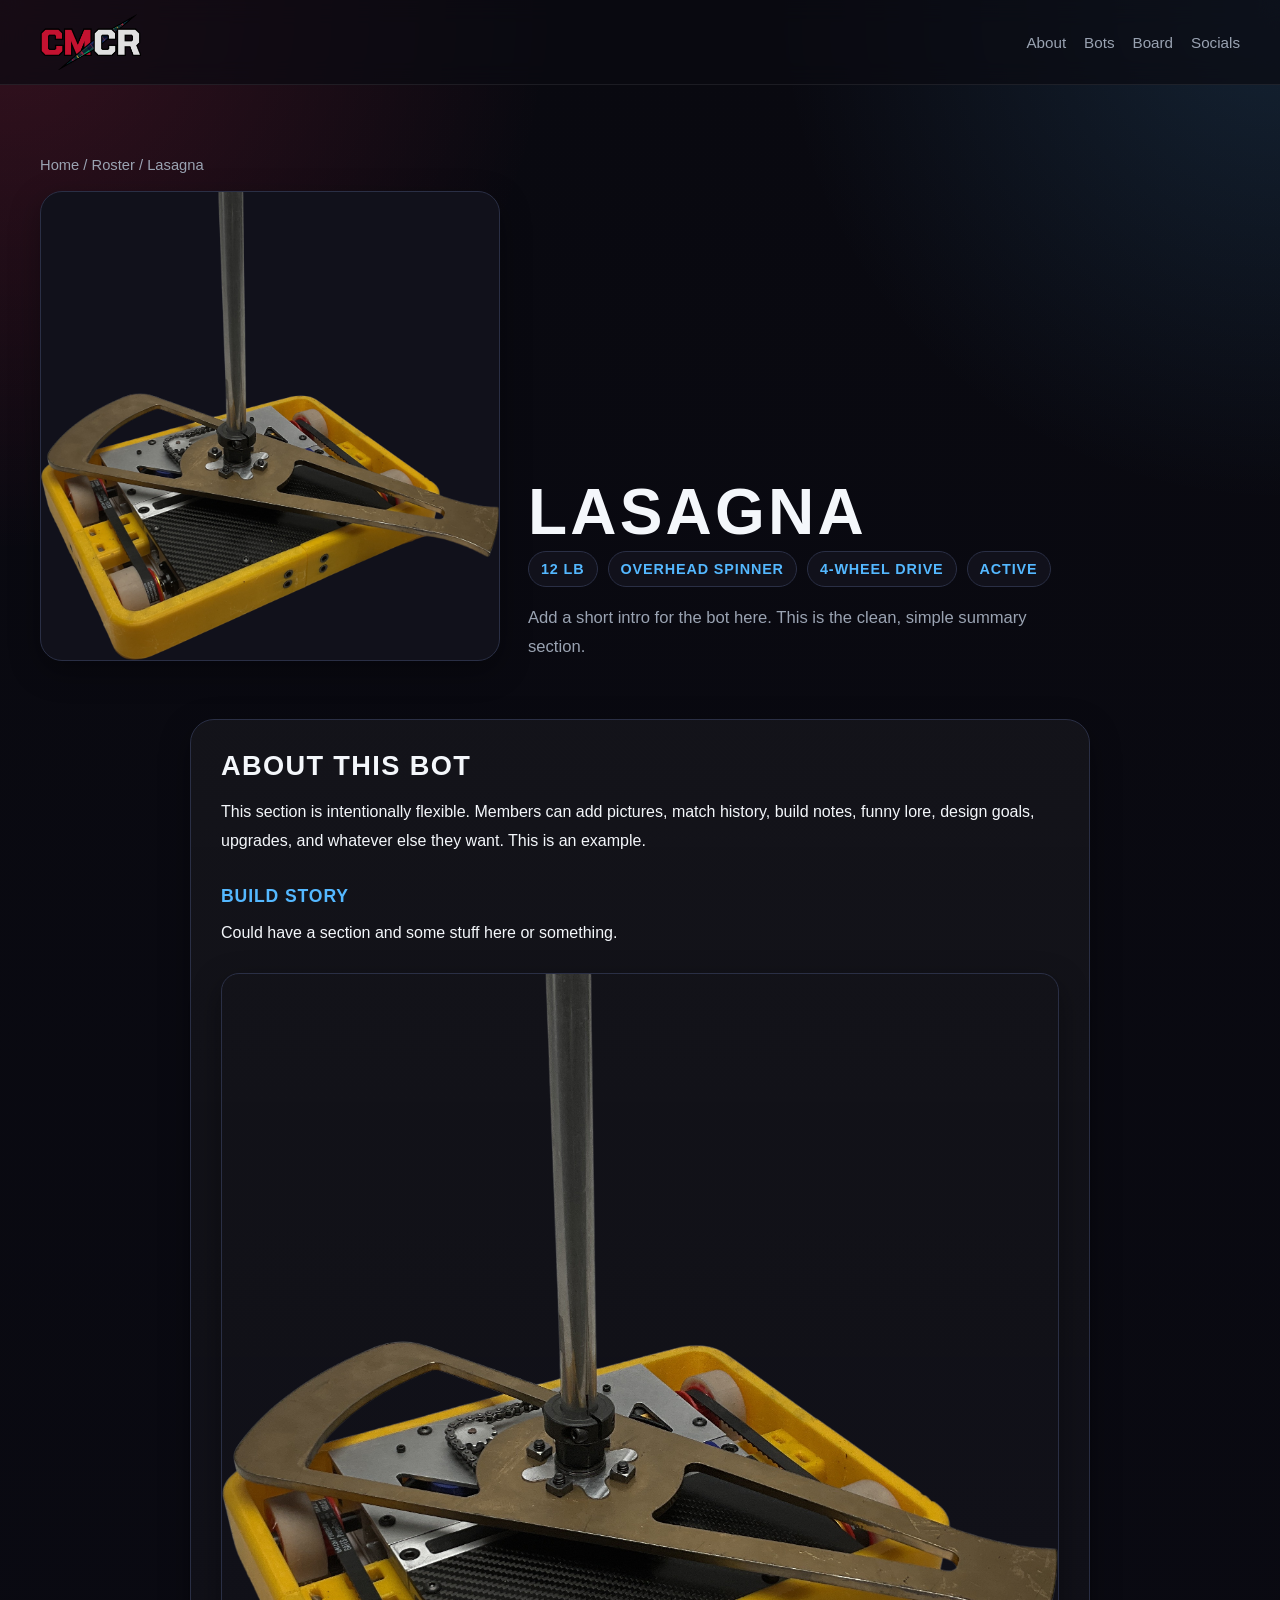
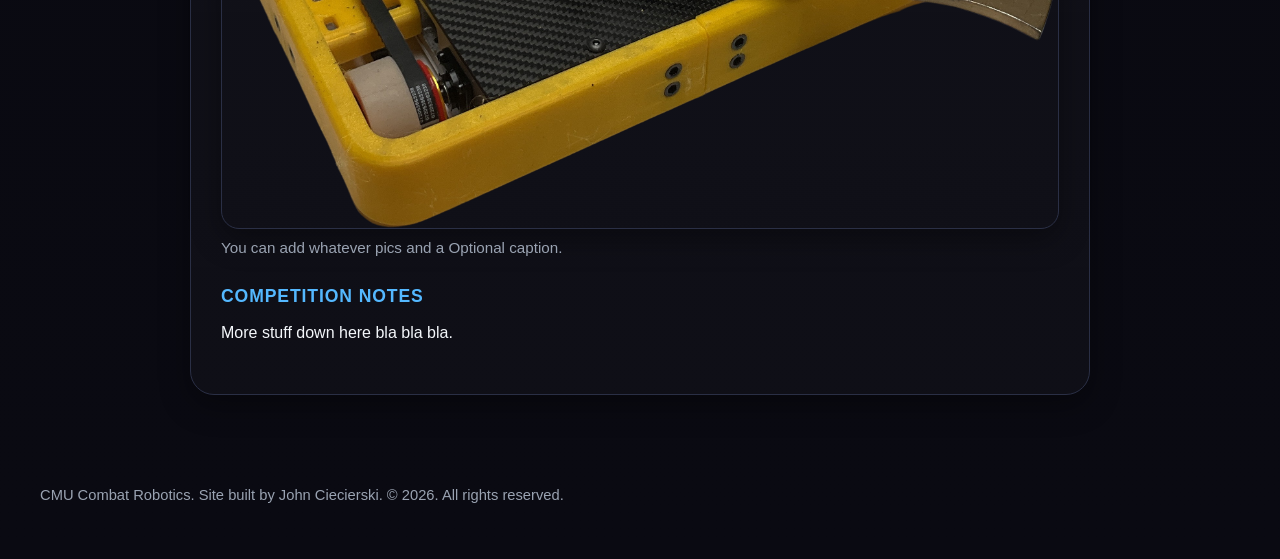
<file: bots/lasagna/index.html>
<!DOCTYPE html>
<html lang="en">
<head>
    <meta charset="UTF-8" />
    <meta name="viewport" content="width=device-width, initial-scale=1.0" />
    <title>Lasagna | CMCR</title>
    <link rel="stylesheet" href="../../styles.css" />
    <script defer src="../../shared.js"></script>
</head>
<body>
    <div id="site-topbar"></div>

    <main>
        <section class="hero page-shell">
            <div class="crumbs">
                <a href="../../index.html">Home</a> /
                <a href="../../index.html#roster">Roster</a> /
                <span>Lasagna</span>
            </div>

            <div class="bot-header">
                <div class="bot-portrait">
                    <img src="cover.png" alt="Lasagna" />
                </div>

                <div class="bot-header-copy">
                    <h1>Lasagna</h1>
                    <div class="meta-row">
                        <div class="meta-pill">12 lb</div>
                        <div class="meta-pill">Overhead Spinner</div>
                        <div class="meta-pill">4-Wheel Drive</div>
                        <div class="meta-pill">Active</div>
                    </div>
                    <p class="lede">
                        Add a short intro for the bot here. This is the clean, simple summary section.
                    </p>
                </div>
            </div>
        </section>

        <section class="blog-body content-shell">
            <article class="content-card">
                <h2>About This Bot</h2>
                <p>
                    This section is intentionally flexible. Members can add pictures, match history,
                    build notes, funny lore, design goals, upgrades, and whatever else they want. This is an example.
                </p>

                <h3>Build Story</h3>
                <p>
                    Could have a section and some stuff here or something.
                </p>

                <figure>
                    <img src="cover.png" alt="Lasagna photo" />
                    <figcaption>You can add whatever pics and a Optional caption.</figcaption>
                </figure>

                <h3>Competition Notes</h3>
                <p>
                    More stuff down here bla bla bla.
                </p>
            </article>
        </section>
    </main>

    <div id="site-footer"></div>
</body>
</html>
</file>
<file: styles.css>
:root {
    --bg: #0a0a12;
    --panel: #11111b;
    --panel-2: #181826;
    --text: #f4f7fb;
    --muted: #9aa3b2;
    --accent: #ff345f;
    --accent-2: #54b8ff;
    --border: #2a2f45;
    --shadow: 0 10px 30px rgba(0, 0, 0, 0.35);
    --content-width: 900px;
}

* {
    box-sizing: border-box;
}

html {
    scroll-behavior: smooth;
}

body {
    margin: 0;
    font-family: Arial, Helvetica, sans-serif;
    background:
        radial-gradient(circle at top left, rgba(255, 52, 95, 0.18), transparent 22%),
        radial-gradient(circle at top right, rgba(84, 184, 255, 0.15), transparent 20%),
        linear-gradient(180deg, #090910 0%, #0a0a12 100%);
    color: var(--text);
}

a {
    color: inherit;
    text-decoration: none;
}

img {
    max-width: 100%;
    display: block;
}

.page-shell {
    width: min(1200px, calc(100% - 32px));
    margin: 0 auto;
}

.content-shell {
    width: min(var(--content-width), calc(100% - 32px));
    margin: 0 auto;
}

.topbar {
    position: sticky;
    top: 0;
    z-index: 20;
    backdrop-filter: blur(12px);
    background: rgba(10, 10, 18, 0.7);
    border-bottom: 1px solid rgba(255, 255, 255, 0.08);
}

.topbar-inner {
    width: min(1200px, calc(100% - 32px));
    margin: 0 auto;
    display: flex;
    align-items: center;
    justify-content: space-between;
    padding: 14px 0;
    gap: 16px;
}

.brand {
    display: flex;
    align-items: center;
    gap: 10px;
    min-width: 0;
}

.brand img {
    height: 56px;
    width: auto;
}

.nav {
    display: flex;
    gap: 18px;
    color: var(--muted);
    font-size: 0.95rem;
    flex-wrap: wrap;
    justify-content: flex-end;
}

.nav a:hover {
    color: var(--accent-2);
}

.hero {
    padding: 72px 0 36px;
    display: block;
}

.hero-copy h1 {
    margin: 0 0 16px;
    font-size: clamp(2.3rem, 5vw, 4.4rem);
    line-height: 0.95;
    text-transform: uppercase;
    letter-spacing: 0.04em;
}

.hero-copy h1 .accent {
    color: var(--accent);
    text-shadow: 0 0 18px rgba(255, 52, 95, 0.28);
}

.hero-copy p {
    max-width: 640px;
    color: var(--muted);
    font-size: 1.05rem;
    line-height: 1.7;
    margin: 0 0 22px;
}

.hero-actions {
    display: flex;
    gap: 14px;
    flex-wrap: wrap;
}

.btn {
    display: inline-flex;
    align-items: center;
    justify-content: center;
    min-width: 140px;
    padding: 12px 18px;
    border-radius: 12px;
    font-weight: 700;
    border: 1px solid var(--border);
    background: var(--panel);
    box-shadow: var(--shadow);
}

.btn:hover {
    border-color: var(--accent-2);
}

.btn-primary {
    background: linear-gradient(135deg, var(--accent) 0%, #ff6f4d 100%);
    border: none;
}

section {
    padding: 28px 0 42px;
}

.section-header {
    display: flex;
    align-items: end;
    justify-content: space-between;
    gap: 20px;
    margin-bottom: 22px;
}

.section-header h2 {
    margin: 0;
    font-size: clamp(1.6rem, 3vw, 2.4rem);
    text-transform: uppercase;
    letter-spacing: 0.05em;
}

.section-header p {
    margin: 8px 0 0;
    color: var(--muted);
    max-width: 700px;
}

.roster-grid {
    display: grid;
    grid-template-columns: repeat(auto-fit, minmax(220px, 1fr));
    gap: 18px;
}

.bot-card {
    display: block;
    position: relative;
    overflow: hidden;
    border-radius: 20px;
    border: 1px solid var(--border);
    background: var(--panel);
    min-height: 280px;
    box-shadow: var(--shadow);
    transition: transform 0.18s ease, border-color 0.18s ease, box-shadow 0.18s ease;
}

.bot-card:hover {
    transform: translateY(-4px);
    border-color: var(--accent-2);
    box-shadow: 0 14px 34px rgba(0, 0, 0, 0.42);
}

.bot-image {
    width: 100%;
    height: 100%;
    object-fit: cover;
    display: block;
    filter: contrast(1.05) saturate(1.05);
}

.bot-overlay {
    position: absolute;
    inset: auto 0 0 0;
    padding: 16px;
    background: linear-gradient(180deg, transparent 0%, rgba(10, 10, 18, 0.92) 56%, rgba(10, 10, 18, 1) 100%);
}

.bot-name {
    margin: 0 0 4px;
    font-size: 1.25rem;
    font-weight: 800;
    text-transform: uppercase;
}

.bot-class {
    margin: 0;
    color: var(--accent-2);
    font-size: 0.9rem;
    letter-spacing: 0.08em;
    text-transform: uppercase;
}

.board-grid {
    display: grid;
    grid-template-columns: repeat(auto-fit, minmax(180px, 1fr));
    gap: 18px;
}

.member-card {
    background: var(--panel);
    border: 1px solid var(--border);
    border-radius: 18px;
    overflow: hidden;
    box-shadow: var(--shadow);
}

.member-photo {
    width: 100%;
    aspect-ratio: 1 / 1;
    object-fit: cover;
    display: block;
}

.member-info {
    padding: 14px;
}

.member-name {
    margin: 0 0 4px;
    font-weight: 800;
}

.member-role {
    margin: 0;
    color: var(--muted);
    font-size: 0.95rem;
}

.social-strip {
    display: flex;
    flex-wrap: wrap;
    gap: 14px;
}

.social-link {
    padding: 12px 16px;
    border-radius: 14px;
    background: var(--panel);
    border: 1px solid var(--border);
    box-shadow: var(--shadow);
    font-weight: 700;
}

.social-link:hover {
    border-color: var(--accent-2);
}

.footer {
    padding: 28px 0 56px;
    color: var(--muted);
    font-size: 0.92rem;
}

/* Bot subpage styles */
.crumbs {
    color: var(--muted);
    font-size: 0.92rem;
    margin-bottom: 18px;
}

.crumbs a:hover {
    color: var(--accent-2);
}

.bot-header {
    display: grid;
    grid-template-columns: minmax(280px, 460px) 1fr;
    gap: 28px;
    align-items: end;
}

.bot-portrait {
    border-radius: 22px;
    overflow: hidden;
    border: 1px solid var(--border);
    background: var(--panel);
    box-shadow: var(--shadow);
    min-height: 320px;
}

.bot-portrait img {
    width: 100%;
    height: 100%;
    object-fit: cover;
}

.bot-header-copy h1 {
    margin: 0 0 8px;
    font-size: clamp(2.2rem, 5vw, 4.2rem);
    line-height: 0.95;
    text-transform: uppercase;
    letter-spacing: 0.05em;
}

.meta-row {
    display: flex;
    flex-wrap: wrap;
    gap: 10px;
    margin: 0 0 16px;
}

.meta-pill {
    padding: 9px 12px;
    border-radius: 999px;
    background: var(--panel);
    border: 1px solid var(--border);
    color: var(--accent-2);
    font-size: 0.9rem;
    font-weight: 700;
    text-transform: uppercase;
    letter-spacing: 0.06em;
}

.lede {
    color: var(--muted);
    font-size: 1.04rem;
    line-height: 1.75;
    margin: 0;
    max-width: 60ch;
}

.blog-body {
    padding: 22px 0 64px;
}

.content-card {
    background: linear-gradient(180deg, rgba(255,255,255,0.04), rgba(255,255,255,0.02));
    border: 1px solid var(--border);
    border-radius: 24px;
    box-shadow: var(--shadow);
    padding: 30px;
}

.content-card h2,
.content-card h3 {
    text-transform: uppercase;
    letter-spacing: 0.05em;
}

.content-card h2 {
    margin-top: 0;
    margin-bottom: 16px;
    font-size: 1.7rem;
}

.content-card h3 {
    margin-top: 30px;
    margin-bottom: 12px;
    font-size: 1.1rem;
    color: var(--accent-2);
}

.content-card p,
.content-card li {
    color: var(--text);
    line-height: 1.8;
    font-size: 1rem;
}

.content-card p {
    margin: 0 0 16px;
}

.content-card ul,
.content-card ol {
    margin: 0 0 18px 20px;
}

.content-card figure {
    margin: 26px 0;
}

.content-card figure img {
    border-radius: 18px;
    border: 1px solid var(--border);
    box-shadow: var(--shadow);
    width: 100%;
    height: auto;
}

.content-card figcaption {
    margin-top: 10px;
    color: var(--muted);
    font-size: 0.95rem;
}

@media (max-width: 860px) {
    .nav {
        display: none;
    }

    .brand img {
        height: 44px;
    }

    .bot-header {
        grid-template-columns: 1fr;
    }

    .content-card {
        padding: 22px;
    }
}
</file>
